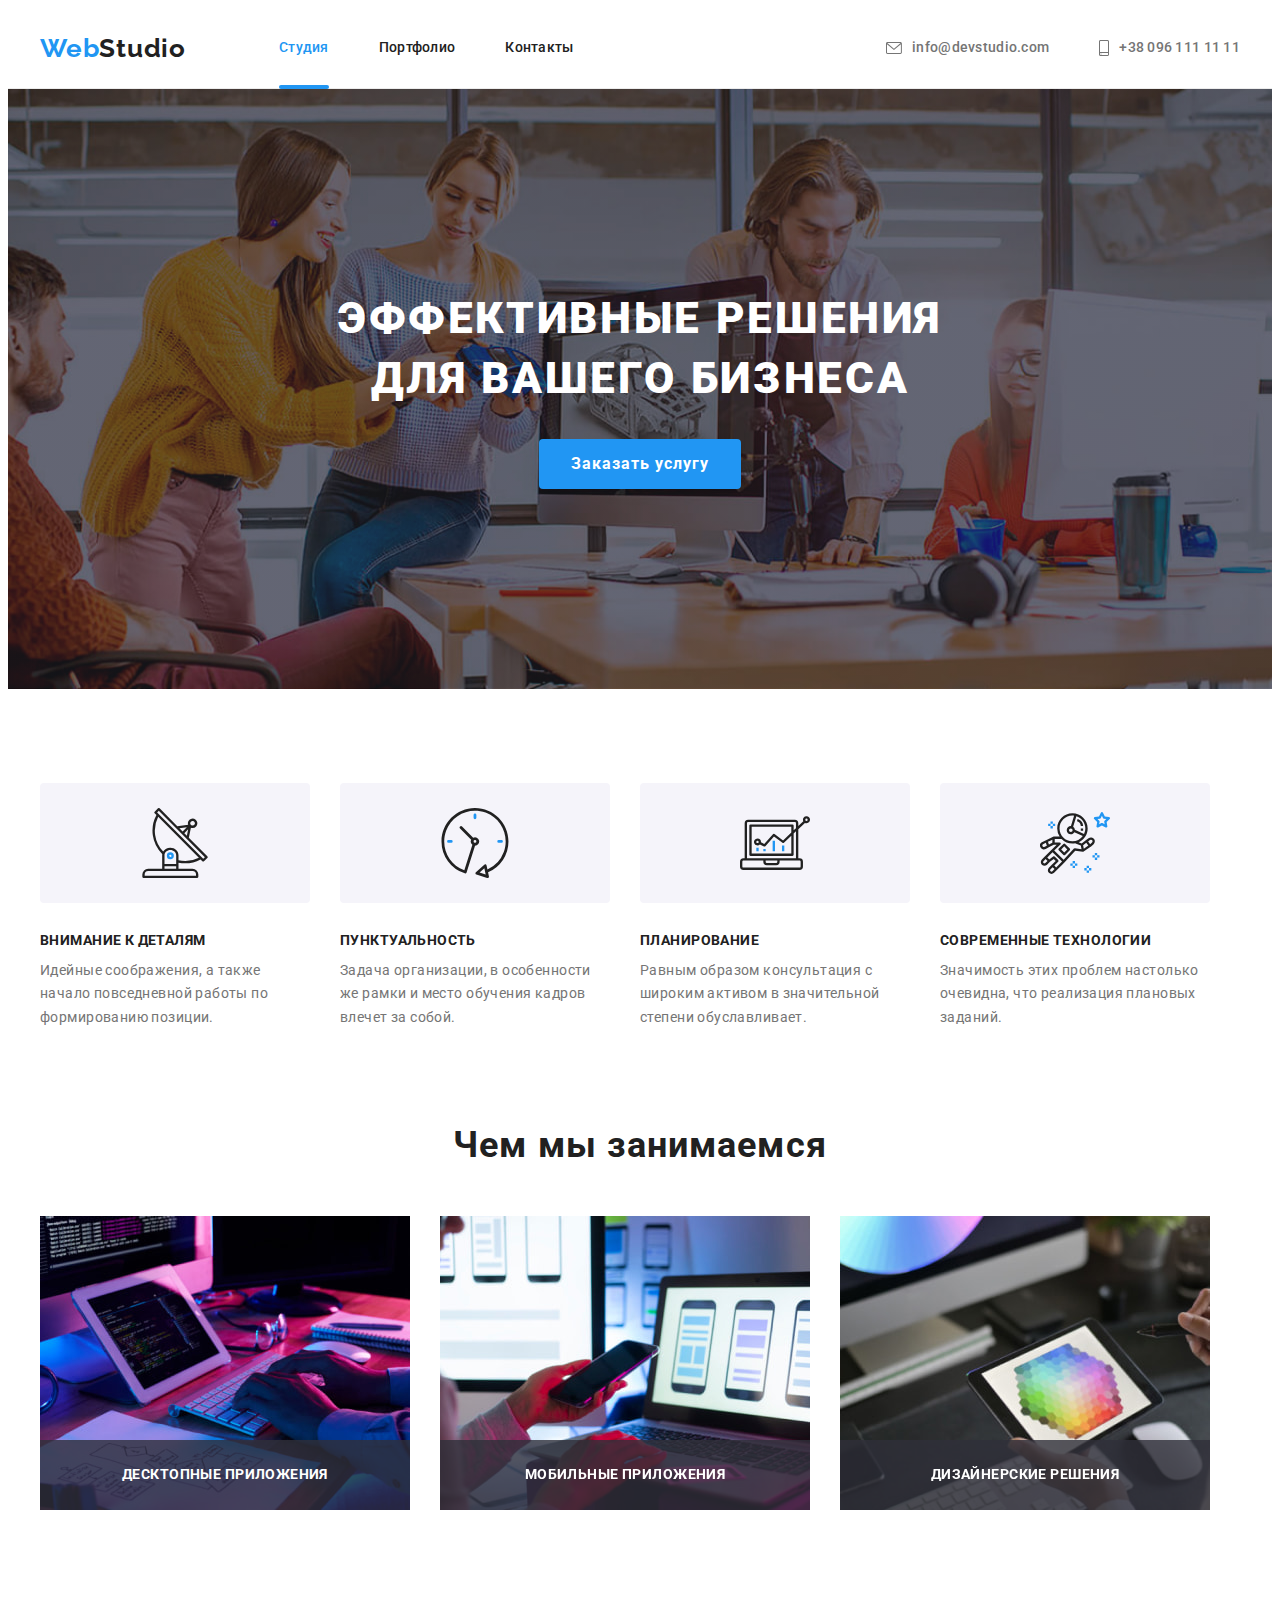
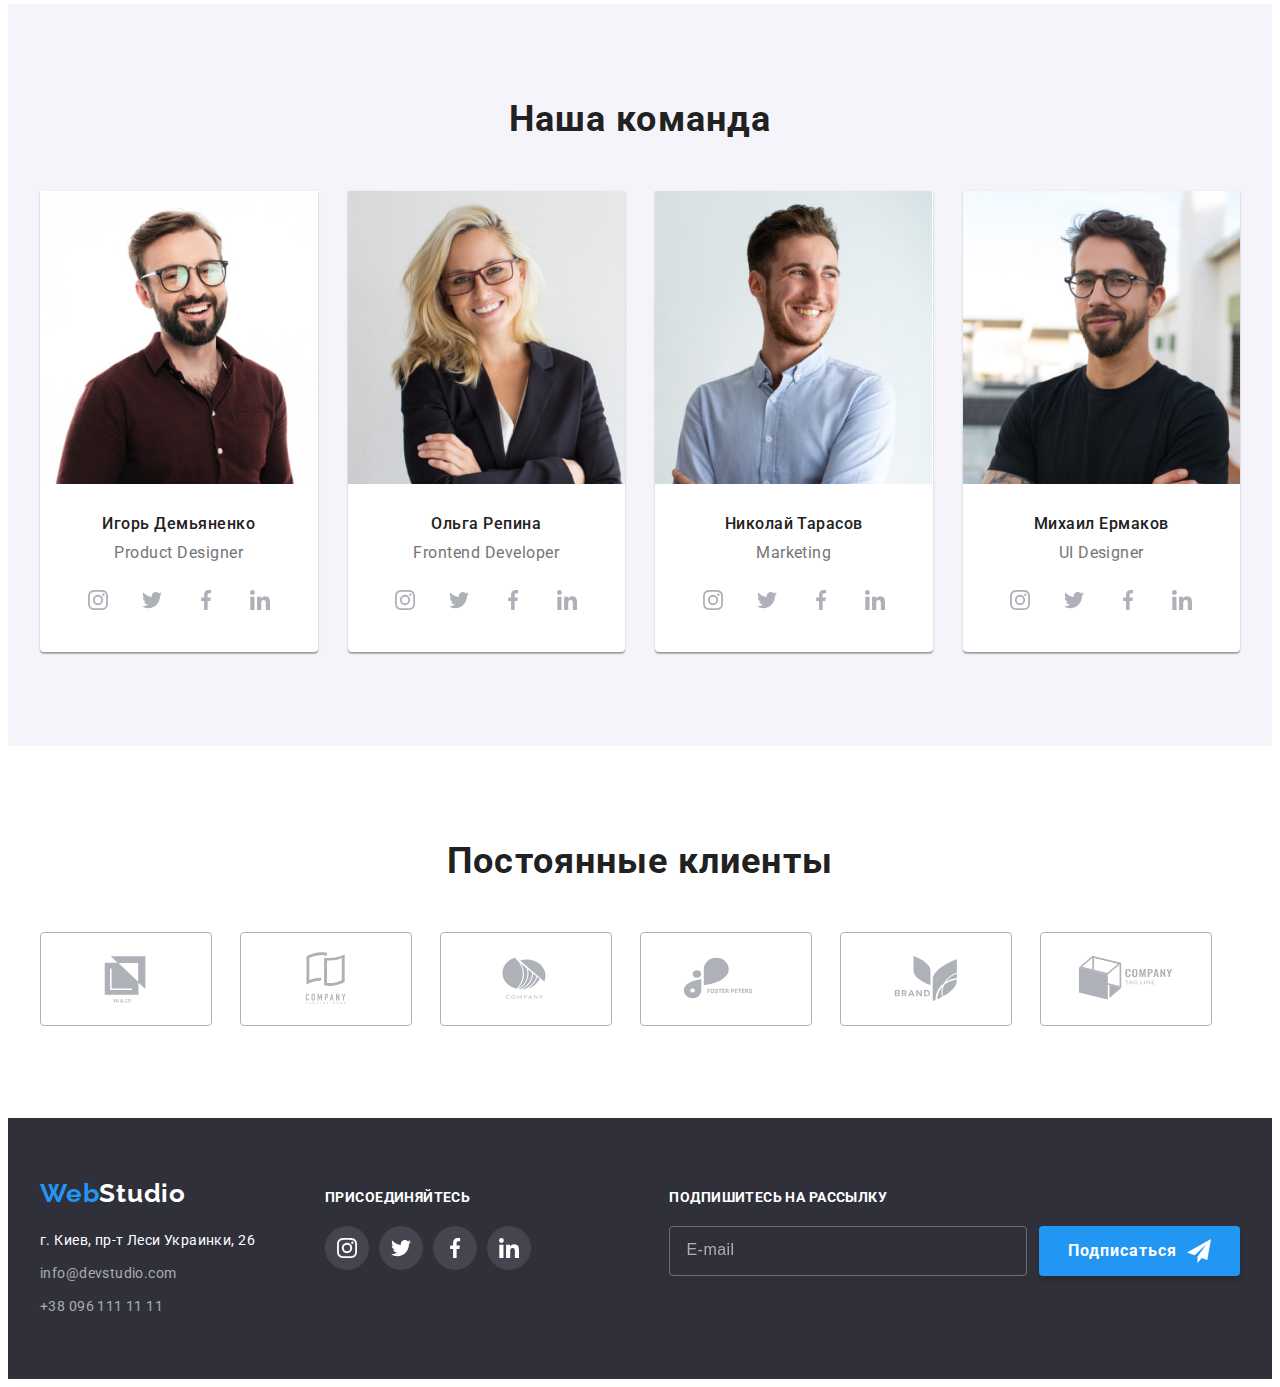
<file: index.html>
<!DOCTYPE html>
<html lang="ru">
  <head>
    <meta charset="UTF-8" />
    <meta http-equiv="X-UA-Compatible" content="IE=edge" />
    <meta name="viewport" content="width=device-width, initial-scale=1.0" />
    <title>WebStudio</title>
    <link rel="preconnect" href="https://fonts.googleapis.com" />
    <link rel="preconnect" href="https://fonts.gstatic.com" crossorigin />
    <link
      href="https://fonts.googleapis.com/css2?family=Raleway:wght@700&family=Roboto:wght@400;500;700;900&display=swap"
      rel="stylesheet"
    />
    <link
      rel="stylesheet"
      href="https://cdnjs.cloudflare.com/ajax/libs/modern-normalize/1.1.0/modern-normalize.min.css"
      integrity="sha512-wpPYUAdjBVSE4KJnH1VR1HeZfpl1ub8YT/NKx4PuQ5NmX2tKuGu6U/JRp5y+Y8XG2tV+wKQpNHVUX03MfMFn9Q=="
      crossorigin="anonymous"
      referrerpolicy="no-referrer"
    />
    <link rel="stylesheet" href="./css/main.min.css" />
  </head>
  <body id="body">
    <!-- Шапка -->
    <header class="header">
      <div class="header__container container">
        <nav class="header-nav">
          <!-- Лого -->
          <a class="logo logo__header" href="./index.html"
            >Web<span class="logo__dark">Studio</span></a
          >

          <!-- Иконки на мобильном -->
          <button
            onclick="myFunction()"
            class="burger-btn"
            type="button"
            aria-expanded="false"
            aria-controls="menu-container"
            data-menu-button
          >
            <svg
              class="burger-btn__icon"
              width="40 "
              height="40"
              aria-label="Переключатель мобильного меню"
            >
              <use class="icon-burger" href="./images/icons.svg#icon-burger"></use>
              <use class="icon-burger-close" href="./images/icons.svg#icon-burger-close"></use>
            </svg>
          </button>

          <!-- Главное меню -->
          <div class="main-menu-box">
            <ul class="main-menu">
              <li class="main-menu__item">
                <a class="main-menu__link main-menu__link--current" href="./index.html">Студия</a>
              </li>
              <li class="main-menu__item">
                <a class="main-menu__link" href="./portfolio.html">Портфолио</a>
              </li>
              <li class="main-menu__item"><a class="main-menu__link" href="#">Контакты</a></li>
            </ul>
          </div>
        </nav>
        <!-- Контакты в шапке -->
        <div class="main-menu-box">
          <ul class="contacts">
            <li class="contacts__item">
              <a class="contacts__link" href="mailto:info@devstudio.com">
                <svg class="contacts__icon" width="16" height="12">
                  <use href="./images/icons.svg#icon-envelope"></use></svg
                >info@devstudio.com</a
              >
            </li>
            <li class="contacts__item">
              <a class="contacts__link" href="tel:+380961111111">
                <svg class="contacts__icon" width="10" height="16">
                  <use href="./images/icons.svg#icon-smartphone"></use></svg
                >+38 096 111 11 11</a
              >
            </li>
          </ul>
        </div>
      </div>
      <!-- Мобильное меню -->
      <div class="mobile-menu" id="menu-container" data-menu>
        <div class="container mobile-container">
          <ul class="mobile-main-menu">
            <li class="mobile-main-menu__item">
              <a class="mobile-main-menu__link main-menu__link--current" href="./index.html"
                >Студия</a
              >
            </li>
            <li class="mobile-main-menu__item">
              <a class="mobile-main-menu__link" href="./portfolio.html">Портфолио</a>
            </li>
            <li class="mobile-main-menu__item">
              <a class="mobile-main-menu__link" href="#">Контакты</a>
            </li>
          </ul>

          <div class="mob-contacts-wrap">
            <!-- Mobile contacts -->
            <ul class="mobile-contacts">
              <li class="mobile-contacts__item">
                <a class="mobile-contacts__link" href="tel:+380961111111"> +38 096 111 11 11</a>
              </li>
              <li class="mobile-contacts__item">
                <a
                  class="mobile-contacts__link mobile-contacts__link--email-style"
                  href="mailto:info@devstudio.com"
                >
                  info@devstudio.com</a
                >
              </li>
            </ul>

            <!-- Mobile socials -->
            <ul class="mobile-socials-list">
              <li class="mobile-socials-item">
                <a class="mobile-socials-link" href="#">Instagram</a>
              </li>

              <li class="mobile-socials-item">
                <a class="mobile-socials-link" href="#">Twitter</a>
              </li>

              <li class="mobile-socials-item">
                <a class="mobile-socials-link" href="#">Facebook</a>
              </li>

              <li class="mobile-socials-item">
                <a class="mobile-socials-link" href="#">LinkedIn</a>
              </li>
            </ul>
          </div>
        </div>
      </div>
    </header>
    <!-- основная информация -->
    <main>
      <!-- герой -->
      <section class="hero">
        <div class="container">
          <h1 class="hero__title">
            Эффективные решения <br />
            для вашего бизнеса
          </h1>
          <button class="hero__button" type="button" data-modal-open>Заказать услугу</button>
        </div>
      </section>

      <!-- что мы предлагаем? -->
      <section class="section">
        <div class="container">
          <!-- скрытый заголовок -->
          <h2 class="visually-hidden">Особености</h2>
          <ul class="features">
            <li class="features__item">
              <div class="features__icon-box">
                <svg height="70" width="70">
                  <use href="./images/icons.svg#icon-antenna"></use>
                </svg>
              </div>
              <h3 class="features__title">Внимание к деталям</h3>
              <p class="features__text">
                Идейные соображения, а также начало повседневной работы по формированию позиции.
              </p>
            </li>

            <li class="features__item">
              <div class="features__icon-box">
                <svg height="70" width="70">
                  <use href="./images/icons.svg#icon-clock"></use>
                </svg>
              </div>
              <h3 class="features__title">Пунктуальность</h3>
              <p class="features__text">
                Задача организации, в особенности же рамки и место обучения кадров влечет за собой.
              </p>
            </li>

            <li class="features__item">
              <div class="features__icon-box">
                <svg height="70" width="70">
                  <use href="./images/icons.svg#icon-diagram"></use>
                </svg>
              </div>
              <h3 class="features__title">Планирование</h3>
              <p class="features__text">
                Равным образом консультация с широким активом в значительной степени обуславливает.
              </p>
            </li>

            <li class="features__item">
              <div class="features__icon-box">
                <svg height="70" width="70">
                  <use href="./images/icons.svg#icon-astronaut"></use>
                </svg>
              </div>
              <h3 class="features__title">Современные технологии</h3>
              <p class="features__text">
                Значимость этих проблем настолько очевидна, что реализация плановых заданий.
              </p>
            </li>
          </ul>
        </div>
      </section>

      <!-- изображение услуг -->
      <section class="section section--no-padding-top services__section">
        <div class="container">
          <h2 class="section__title">Чем мы занимаемся</h2>
          <!-- список услуг -->
          <ul class="services">
            <!-- картинка 1 -->
            <li class="services__item">
              <div class="services__box">
                <img
                  srcset="./images/box-1-370@1x.jpg 1x, ./images/box-1-740@2x.jpg 2x"
                  src="./images/box-1-370@1x.jpg"
                  alt="человек пишет код"
                />
                <div class="services__lable">
                  <h3 class="services__title">Десктопные приложения</h3>
                </div>
              </div>
            </li>
            <!-- картинка 2 -->
            <li class="services__item">
              <div class="services__box">
                <img
                  srcset="./images/box-2-370@1x.jpg 1x, ./images/box-2-740@2x.jpg 2x"
                  src="./images/box-2-370@1x.jpg"
                  alt="человек держит смартфон и смотрит дизайн на ноутбуке"
                />

                <div class="services__lable">
                  <h3 class="services__title">Мобильные приложения</h3>
                </div>
              </div>
            </li>
            <!-- картинка 3 -->
            <li class="services__item">
              <div class="services__box">
                <img
                  srcset="./images/box-3-370@1x.jpg 1x, ./images/box-3-740@2x.jpg 2x"
                  src="./images/box-3-370@1x.jpg"
                  alt="человек выбирает цвет на плашете"
                />

                <div class="services__lable">
                  <h3 class="services__title">Дизайнерские решения</h3>
                </div>
              </div>
            </li>
          </ul>
        </div>
      </section>

      <!-- наша команда -->
      <section class="section section--team-background-color">
        <div class="container">
          <h2 class="section__title">Наша команда</h2>
          <ul class="team">
            <!-- сотрудник 1 -->
            <li class="team__item">
              <img
                class="team__img"
                srcset="
                  ./images/employee-1-270w@1x.jpg 270w,
                  ./images/employee-1-354w@1x.jpg 354w,
                  ./images/employee-1-450w@1x.jpg 450w,
                  ./images/employee-1-540w@2x.jpg 540w,
                  ./images/employee-1-708w@2x.jpg 708w,
                  ./images/employee-1-900w@2x.jpg 900w
                "
                sizes="(min-width: 1200px) 25vw, (min-width: 768px) 50vw, 100vw"
                src="./images/employee-1-270w@1x.jpg"
                alt="сотрудник с должностью Product Designer"
              />
              <div class="team__content">
                <h3 class="team__title">Игорь Демьяненко</h3>
                <p class="team__text">Product Designer</p>
                <!-- соцсети -->
                <ul class="socials">
                  <li class="socials__item">
                    <a class="socials__link" href="">
                      <svg class="socials__icon" width="20" height="20">
                        <use href="./images/icons.svg#icon-instagram"></use>
                      </svg>
                    </a>
                  </li>

                  <li class="socials__item">
                    <a class="socials__link" href="">
                      <svg class="socials__icon" width="20" height="20">
                        <use href="./images/icons.svg#icon-twitter"></use>
                      </svg>
                    </a>
                  </li>

                  <li class="socials__item">
                    <a class="socials__link" href="">
                      <svg class="socials__icon" width="20" height="20">
                        <use href="./images/icons.svg#icon-facebook"></use>
                      </svg>
                    </a>
                  </li>

                  <li class="socials__item">
                    <a class="socials__link" href="">
                      <svg class="socials__icon" width="20" height="20">
                        <use href="./images/icons.svg#icon-linkedin"></use>
                      </svg>
                    </a>
                  </li>
                </ul>
              </div>
            </li>

            <!-- сотрудник 2 -->
            <li class="team__item">
              <img
                class="team__img"
                srcset="
                  ./images/employee-2-270w@1x.jpg 270w,
                  ./images/employee-2-354w@1x.jpg 354w,
                  ./images/employee-2-450w@1x.jpg 450w,
                  ./images/employee-2-540w@2x.jpg 540w,
                  ./images/employee-2-708w@2x.jpg 708w,
                  ./images/employee-2-900w@2x.jpg 900w
                "
                sizes="(min-width: 1200px) 25vw, (min-width: 768px) 50vw, 100vw"
                src="./images/employee-2-270w@1x.jpg"
                alt="сотрудник с должностью Frontend Developer"
              />
              <div class="team__content">
                <h3 class="team__title">Ольга Репина</h3>
                <p class="team__text">Frontend Developer</p>
                <!-- соцсети -->
                <ul class="socials">
                  <li class="socials__item">
                    <a class="socials__link" href="">
                      <svg class="socials__icon" width="20" height="20">
                        <use href="./images/icons.svg#icon-instagram"></use>
                      </svg>
                    </a>
                  </li>

                  <li class="socials__item">
                    <a class="socials__link" href="">
                      <svg class="socials__icon" width="20" height="20">
                        <use href="./images/icons.svg#icon-twitter"></use>
                      </svg>
                    </a>
                  </li>

                  <li class="socials__item">
                    <a class="socials__link" href="">
                      <svg class="socials__icon" width="20" height="20">
                        <use href="./images/icons.svg#icon-facebook"></use>
                      </svg>
                    </a>
                  </li>

                  <li class="socials__item">
                    <a class="socials__link" href="">
                      <svg class="socials__icon" width="20" height="20">
                        <use href="./images/icons.svg#icon-linkedin"></use>
                      </svg>
                    </a>
                  </li>
                </ul>
              </div>
            </li>

            <!-- сотрудник 3 -->
            <li class="team__item">
              <img
                class="team__img"
                srcset="
                  ./images/employee-3-270w@1x.jpg 270w,
                  ./images/employee-3-354w@1x.jpg 354w,
                  ./images/employee-3-450w@1x.jpg 450w,
                  ./images/employee-3-540w@2x.jpg 540w,
                  ./images/employee-3-708w@2x.jpg 708w,
                  ./images/employee-3-900w@2x.jpg 900w
                "
                sizes="(min-width: 1200px) 25vw, (min-width: 768px) 50vw, 100vw"
                src="./images/employee-3-270w@1x.jpg"
                alt="сотрудник с должностью Marketing"
              />
              <div class="team__content">
                <h3 class="team__title">Николай Тарасов</h3>
                <p class="team__text">Marketing</p>
                <!-- соцсети -->
                <ul class="socials">
                  <li class="socials__item">
                    <a class="socials__link" href="">
                      <svg class="socials__icon" width="20" height="20">
                        <use href="./images/icons.svg#icon-instagram"></use>
                      </svg>
                    </a>
                  </li>

                  <li class="socials__item">
                    <a class="socials__link" href="">
                      <svg class="socials__icon" width="20" height="20">
                        <use href="./images/icons.svg#icon-twitter"></use>
                      </svg>
                    </a>
                  </li>

                  <li class="socials__item">
                    <a class="socials__link" href="">
                      <svg class="socials__icon" width="20" height="20">
                        <use href="./images/icons.svg#icon-facebook"></use>
                      </svg>
                    </a>
                  </li>

                  <li class="socials__item">
                    <a class="socials__link" href="">
                      <svg class="socials__icon" width="20" height="20">
                        <use href="./images/icons.svg#icon-linkedin"></use>
                      </svg>
                    </a>
                  </li>
                </ul>
              </div>
            </li>

            <!-- сотрудник 4 -->
            <li class="team__item">
              <img
                class="team__img"
                srcset="
                  ./images/employee-4-270w@1x.jpg 270w,
                  ./images/employee-4-354w@1x.jpg 354w,
                  ./images/employee-4-450w@1x.jpg 450w,
                  ./images/employee-4-540w@2x.jpg 540w,
                  ./images/employee-4-708w@2x.jpg 708w,
                  ./images/employee-4-900w@2x.jpg 900w
                "
                sizes="(min-width: 1200px) 25vw, (min-width: 768px) 50vw, 100vw"
                src="./images/employee-4-270w@1x.jpg"
                alt="сотрудник с должностью UI Designer"
              />
              <div class="team__content">
                <h3 class="team__title">Михаил Ермаков</h3>
                <p class="team__text">UI Designer</p>
                <!-- соцсети -->
                <ul class="socials">
                  <li class="socials__item">
                    <a class="socials__link" href="">
                      <svg class="socials__icon" width="20" height="20">
                        <use href="./images/icons.svg#icon-instagram"></use>
                      </svg>
                    </a>
                  </li>

                  <li class="socials__item">
                    <a class="socials__link" href="">
                      <svg class="socials__icon" width="20" height="20">
                        <use href="./images/icons.svg#icon-twitter"></use>
                      </svg>
                    </a>
                  </li>

                  <li class="socials__item">
                    <a class="socials__link" href="">
                      <svg class="socials__icon" width="20" height="20">
                        <use href="./images/icons.svg#icon-facebook"></use>
                      </svg>
                    </a>
                  </li>

                  <li class="socials__item">
                    <a class="socials__link" href="">
                      <svg class="socials__icon" width="20" height="20">
                        <use href="./images/icons.svg#icon-linkedin"></use>
                      </svg>
                    </a>
                  </li>
                </ul>
              </div>
            </li>
          </ul>
        </div>
      </section>

      <!-- клиенты -->
      <section class="section">
        <div class="container">
          <h2 class="section__title">Постоянные клиенты</h2>
          <ul class="clients">
            <li class="clients__item">
              <a class="clients__link" href="">
                <svg width="106" height="60">
                  <use href="./images/icons.svg#icon-logo-1"></use>
                </svg>
              </a>
            </li>

            <li class="clients__item">
              <a class="clients__link" href="">
                <svg width="106" height="60">
                  <use href="./images/icons.svg#icon-logo-2"></use>
                </svg>
              </a>
            </li>

            <li class="clients__item">
              <a class="clients__link" href="">
                <svg width="106" height="60">
                  <use href="./images/icons.svg#icon-logo-3"></use>
                </svg>
              </a>
            </li>

            <li class="clients__item">
              <a class="clients__link" href="">
                <svg width="106" height="60">
                  <use href="./images/icons.svg#icon-logo-4"></use>
                </svg>
              </a>
            </li>

            <li class="clients__item">
              <a class="clients__link" href="">
                <svg width="106" height="60">
                  <use href="./images/icons.svg#icon-logo-5"></use>
                </svg>
              </a>
            </li>

            <li class="clients__item">
              <a class="clients__link" href="">
                <svg width="106" height="60">
                  <use href="./images/icons.svg#icon-logo-6"></use>
                </svg>
              </a>
            </li>
          </ul>
        </div>
      </section>
    </main>

    <!-- подвал -->
    <footer class="footer">
      <div class="container container--footer">
        <div class="footer-wrapper">
          <div class="address-box">
            <!-- лого -->
            <a class="logo logo__footer" href="./index.html"
              >Web<span class="logo__light">Studio</span></a
            >
            <address class="address">
              <ul>
                <li class="address__item">
                  <a
                    class="address__link address__link--color-white"
                    href="https://goo.gl/maps/K7o9gSTaup2MySCS8"
                    target="_blank"
                    rel="noopener noreferrer"
                    >г. Киев, пр-т Леси Украинки, 26</a
                  >
                </li>
                <li class="address__item">
                  <a
                    class="address__link address__link--color-white-transparent"
                    href="mailto:info@devstudio.com"
                    >info@devstudio.com</a
                  >
                </li>
                <li class="address__item">
                  <a
                    class="address__link address__link--color-white-transparent"
                    href="tel:+380961111111"
                    >+38 096 111 11 11</a
                  >
                </li>
              </ul>
            </address>
          </div>

          <div class="join-box">
            <h3 class="join-box__title">Присоединяйтесь</h3>
            <!-- соцсети -->
            <ul class="socials">
              <li class="socials__item">
                <a class="socials__link socials__link--color-footer" href="">
                  <svg class="socials__icon" width="20" height="20">
                    <use href="./images/icons.svg#icon-instagram"></use>
                  </svg>
                </a>
              </li>

              <li class="socials__item">
                <a class="socials__link socials__link--color-footer" href="">
                  <svg class="socials__icon" width="20" height="20">
                    <use href="./images/icons.svg#icon-twitter"></use>
                  </svg>
                </a>
              </li>

              <li class="socials__item">
                <a class="socials__link socials__link--color-footer" href="">
                  <svg class="socials__icon" width="20" height="20">
                    <use href="./images/icons.svg#icon-facebook"></use>
                  </svg>
                </a>
              </li>

              <li class="socials__item">
                <a class="socials__link socials__link--color-footer" href="">
                  <svg class="socials__icon" width="20" height="20">
                    <use href="./images/icons.svg#icon-linkedin"></use>
                  </svg>
                </a>
              </li>
            </ul>
          </div>
        </div>

        <!-- подписка -->
        <form class="subscribe">
          <h3 class="subscribe__title">Подпишитесь на рассылку</h3>
          <div class="subscribe__box">
            <input class="subscribe__input" type="email" name="email" placeholder="E-mail" />
            <button class="subscribe__button" type="submit">
              Подписаться
              <svg class="subscribe__icon" width="24" height="24">
                <use href="./images/icons.svg#icon-send"></use>
              </svg>
            </button>
          </div>
        </form>
      </div>
    </footer>

    <!-- start модальное окно  -->
    <div class="backdrop is-hidden" data-modal>
      <div class="modal">
        <button class="modal__close-button" type="button" data-modal-close>
          <svg class="modal__close-icon" width="18" height="18">
            <use href="./images/icons.svg#icon-close"></use>
          </svg>
        </button>
        <form class="modal-form">
          <h2 class="modal-form__header">Оставьте свои данные, мы вам перезвоним</h2>

          <label class="modal-form__box">
            <span class="modal-form__label">Имя</span>
            <span class="modal-form__thumb">
              <input class="modal-form__input" type="text" name="name" />
              <svg class="modal-form__input-icon" width="18" height="18">
                <use href="./images/icons.svg#icon-person"></use>
              </svg>
            </span>
          </label>

          <label class="modal-form__box">
            <span class="modal-form__label">Телефон</span>
            <span class="modal-form__thumb">
              <input class="modal-form__input" type="tel" name="phone" />
              <svg class="modal-form__input-icon" width="18" height="18">
                <use href="./images/icons.svg#icon-phone"></use>
              </svg>
            </span>
          </label>
          <label class="modal-form__box">
            <span class="modal-form__label">Почта</span>
            <span class="modal-form__thumb">
              <input class="modal-form__input" type="email" name="email" />
              <svg class="modal-form__input-icon" width="18" height="18">
                <use href="./images/icons.svg#icon-email"></use>
              </svg>
            </span>
          </label>

          <label class="modal-form__box modal-form__box--comment">
            <span class="modal-form__label">Комментарий</span>
            <textarea
              class="modal-form__textarea"
              placeholder="Введите текст"
              name="comment"
            ></textarea>
          </label>

          <label class="modal-form__checkbox-label">
            <input class="checkbox visually-hidden" type="checkbox" name="checkbox" />
            <span class="checkbox__icon"></span>
            <span>Соглашаюсь с рассылкой и принимаю <a href="#">Условия договора</a></span>
          </label>

          <div class="modal-form__submit-button-box">
            <button class="modal-form__submit-button" type="submit">Отправить</button>
          </div>
        </form>
      </div>
    </div>
    <!-- end модальное окно  -->

    <!-- start script -->
    <script src="./js/mobile-menu.js"></script>
    <script src="./js/modal.js"></script>
    <script src="./js/toggle.js"></script>
    <!-- end script -->
  </body>
</html>
</file>
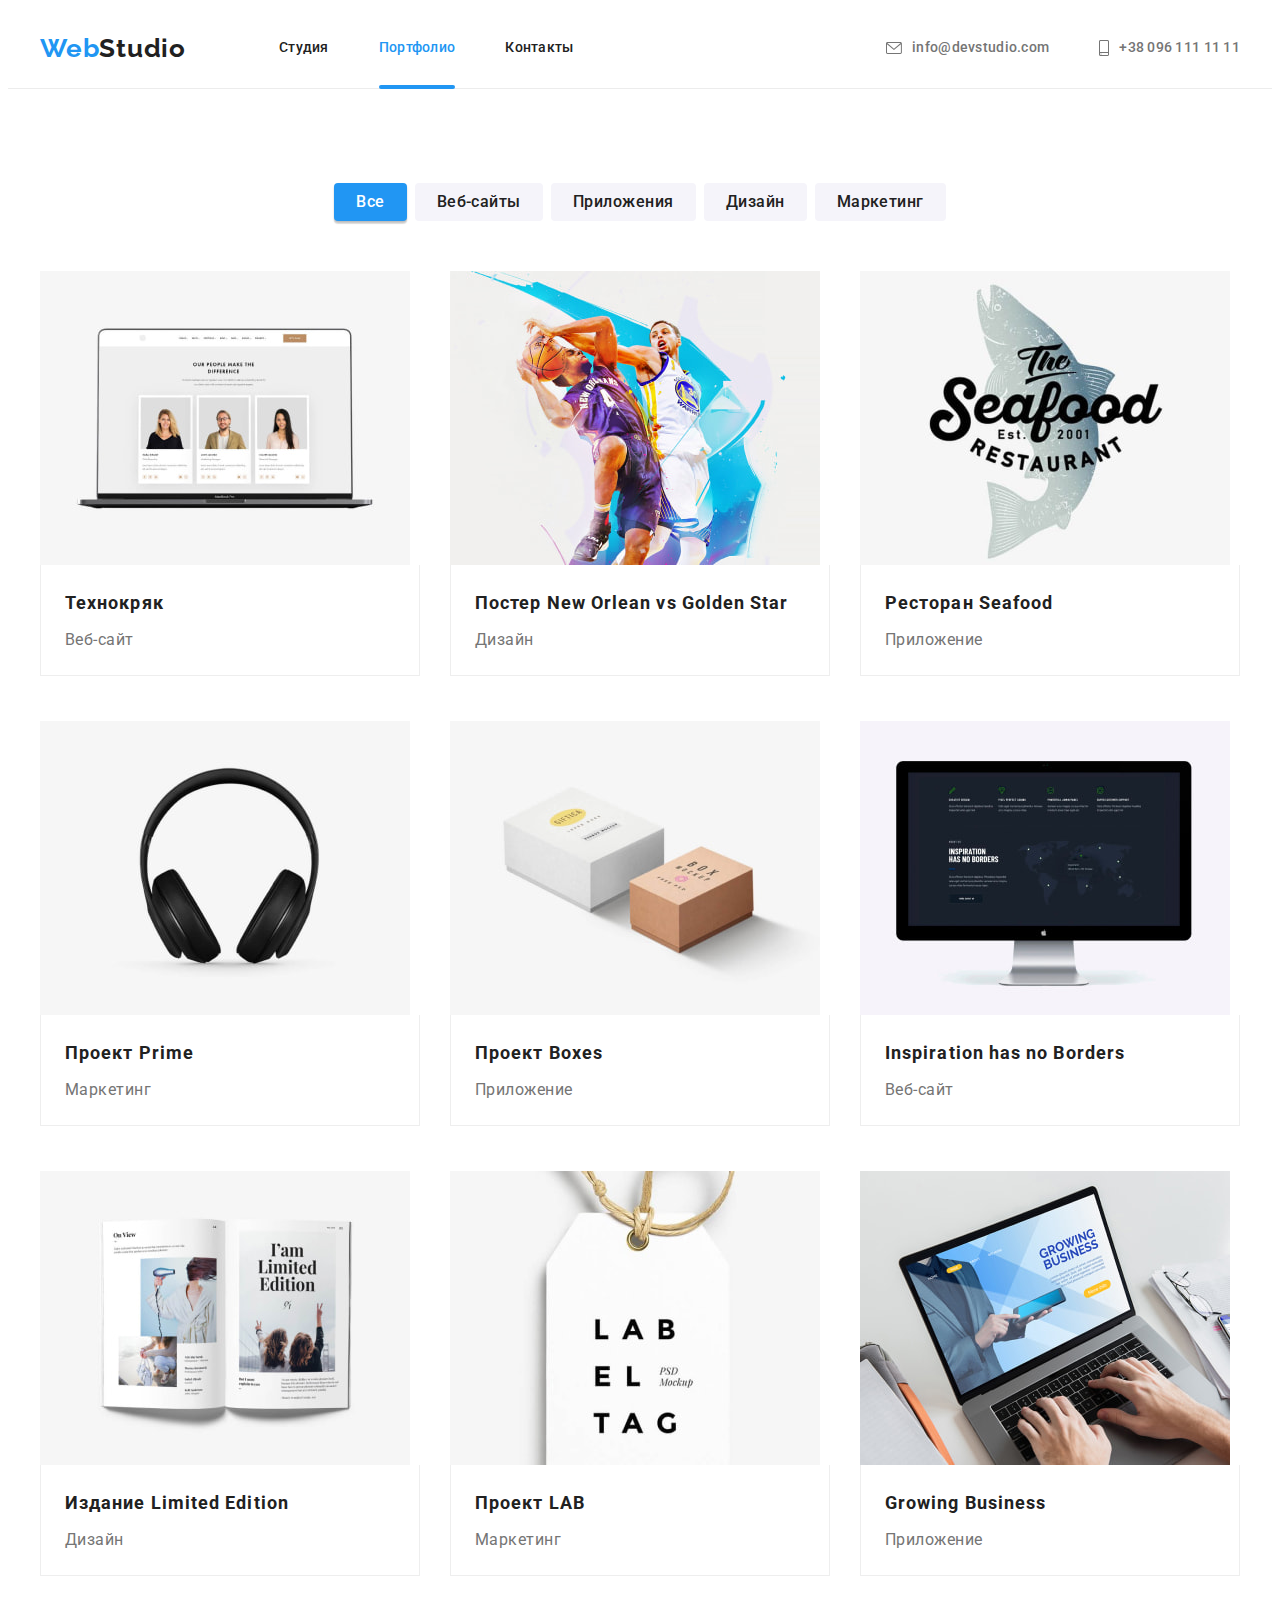
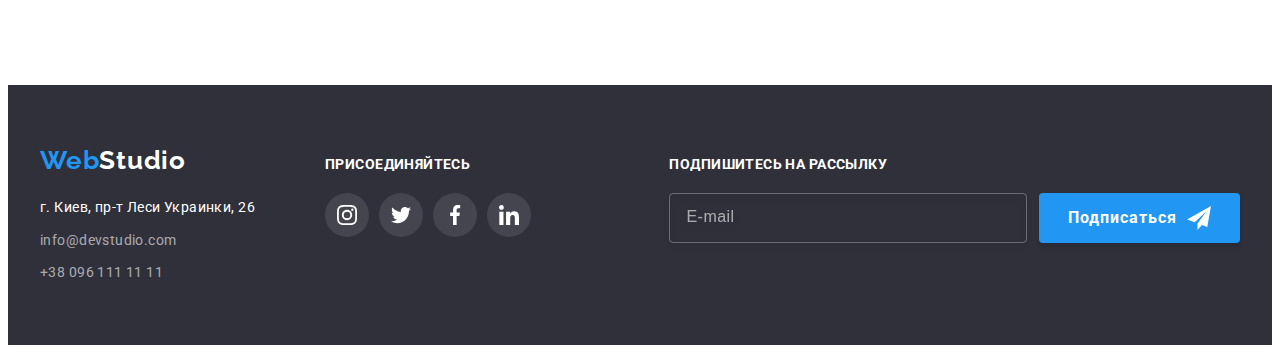
<file: portfolio.html>
<!DOCTYPE html>
<html lang="ru">
  <head>
    <meta charset="UTF-8" />
    <meta http-equiv="X-UA-Compatible" content="IE=edge" />
    <meta name="viewport" content="width=device-width, initial-scale=1.0" />
    <title>WebStudio</title>
    <link rel="preconnect" href="https://fonts.googleapis.com" />
    <link rel="preconnect" href="https://fonts.gstatic.com" crossorigin />
    <link
      href="https://fonts.googleapis.com/css2?family=Raleway:wght@700&family=Roboto:wght@400;500;700;900&display=swap"
      rel="stylesheet"
    />
    <link
      rel="stylesheet"
      href="https://cdnjs.cloudflare.com/ajax/libs/modern-normalize/1.1.0/modern-normalize.min.css"
      integrity="sha512-wpPYUAdjBVSE4KJnH1VR1HeZfpl1ub8YT/NKx4PuQ5NmX2tKuGu6U/JRp5y+Y8XG2tV+wKQpNHVUX03MfMFn9Q=="
      crossorigin="anonymous"
      referrerpolicy="no-referrer"
    />
    <link rel="stylesheet" href="./css/main.min.css" />
  </head>
  <body id="body">
    <!-- Шапка -->
    <header class="header">
      <div class="header__container container">
        <nav class="header-nav">
          <!-- Лого -->
          <a class="logo logo__header" href="./index.html"
            >Web<span class="logo__dark">Studio</span></a
          >

          <!-- Иконки на мобильном -->
          <button
            onclick="myFunction()"
            class="burger-btn"
            type="button"
            aria-expanded="false"
            aria-controls="menu-container"
            data-menu-button
          >
            <svg
              class="burger-btn__icon"
              width="40 "
              height="40"
              aria-label="Переключатель мобильного меню"
            >
              <use class="icon-burger" href="./images/icons.svg#icon-burger"></use>
              <use class="icon-burger-close" href="./images/icons.svg#icon-burger-close"></use>
            </svg>
          </button>

          <!-- Главное меню -->
          <div class="main-menu-box">
            <ul class="main-menu">
              <li class="main-menu__item">
                <a class="main-menu__link" href="./index.html">Студия</a>
              </li>
              <li class="main-menu__item">
                <a class="main-menu__link main-menu__link--current" href="./portfolio.html"
                  >Портфолио</a
                >
              </li>
              <li class="main-menu__item"><a class="main-menu__link" href="#">Контакты</a></li>
            </ul>
          </div>
        </nav>
        <!-- Контакты в шапке -->
        <div class="main-menu-box">
          <ul class="contacts">
            <li class="contacts__item">
              <a class="contacts__link" href="mailto:info@devstudio.com">
                <svg class="contacts__icon" width="16" height="12">
                  <use href="./images/icons.svg#icon-envelope"></use></svg
                >info@devstudio.com</a
              >
            </li>
            <li class="contacts__item">
              <a class="contacts__link" href="tel:+380961111111">
                <svg class="contacts__icon" width="10" height="16">
                  <use href="./images/icons.svg#icon-smartphone"></use></svg
                >+38 096 111 11 11</a
              >
            </li>
          </ul>
        </div>
      </div>
      <!-- Мобильное меню -->
      <div class="mobile-menu" id="menu-container" data-menu>
        <div class="container mobile-container">
          <ul class="mobile-main-menu">
            <li class="mobile-main-menu__item">
              <a class="mobile-main-menu__link " href="./index.html"
                >Студия</a
              >
            </li>
            <li class="mobile-main-menu__item">
              <a class="mobile-main-menu__link main-menu__link--current" href="./portfolio.html">Портфолио</a>
            </li>
            <li class="mobile-main-menu__item">
              <a class="mobile-main-menu__link" href="#">Контакты</a>
            </li>
          </ul>
            <div class="mob-contacts-wrap">
            <!-- Mobile contacts -->
            <ul class="mobile-contacts">
              <li class="mobile-contacts__item">
                <a class="mobile-contacts__link" href="tel:+380961111111"> +38 096 111 11 11</a>
              </li>
              <li class="mobile-contacts__item">
                <a
                  class="mobile-contacts__link mobile-contacts__link--email-style"
                  href="mailto:info@devstudio.com"
                >
                  info@devstudio.com</a
                >
              </li>
            </ul>

            <!-- Mobile socials -->
            <ul class="mobile-socials-list">
              <li class="mobile-socials-item">
                <a class="mobile-socials-link" href="#">Instagram</a>
              </li>

              <li class="mobile-socials-item">
                <a class="mobile-socials-link" href="#">Twitter</a>
              </li>

              <li class="mobile-socials-item">
                <a class="mobile-socials-link" href="#">Facebook</a>
              </li>

              <li class="mobile-socials-item">
                <a class="mobile-socials-link" href="#">LinkedIn</a>
              </li>
            </ul>
          </div>
          </div>
        </div>
      </div>
    </header>
    <main>
      <section class="section">
        <div class="container">
          <!-- скрытый заголовок -->
          <h1 class="visually-hidden">Портфолио</h1>
          <!-- фильтр -->
          <ul class="filter">
            <li class="filter__item">
              <button class="filter__button current-btn" type="button">Все</button>
            </li>
            <li class="filter__item">
              <button class="filter__button" type="button">Веб-сайты</button>
            </li>
            <li class="filter__item">
              <button class="filter__button" type="button">Приложения</button>
            </li>
            <li class="filter__item">
              <button class="filter__button" type="button">Дизайн</button>
            </li>
            <li class="filter__item">
              <button class="filter__button" type="button">Маркетинг</button>
            </li>
          </ul>

          <!-- портфолио -->
          <ul class="work">
            <!-- работа №1 -->
            <li class="work__item">
              <a class="work__link" href="">
                <div class="work__thumb">
                  <img
                    srcset="
                      ./images/portfolio/work-1-354@1x.jpg 354w,
                      ./images/portfolio/work-1-370@1x.jpg 370w,
                      ./images/portfolio/work-1-450@1x.jpg 450w,
                      ./images/portfolio/work-1-708@2x.jpg 708w,
                      ./images/portfolio/work-1-740@2x.jpg 740w,
                      ./images/portfolio/work-1-900@2x.jpg 900w
                    "
                    sizes="(min-width: 1200px) 370px, (min-width: 768px) 354px, 100vw"
                    src="./images/portfolio/work-1-370@1x.jpg"
                    alt="ноутбук с открытым вебсайтом"
                  />
                  <div class="work__discription">
                    <p class="work__discription-text">
                      Технокряк это современная площадка распространения коронавируса. Компании
                      используют эту платформу для цифрового шпионажа и атак на защищённые сервера
                      конкурентов.
                    </p>
                  </div>
                </div>
                <div class="work__content">
                  <h2 class="work__title">Технокряк</h2>
                  <p class="work__text">Веб-сайт</p>
                </div>
              </a>
            </li>

            <!-- работа №2 -->
            <li class="work__item">
              <a class="work__link" href="">
                <div class="work__thumb">
                  <img
                    srcset="
                      ./images/portfolio/work-2-354@1x.jpg 354w,
                      ./images/portfolio/work-2-370@1x.jpg 370w,
                      ./images/portfolio/work-2-450@1x.jpg 450w,
                      ./images/portfolio/work-2-708@2x.jpg 708w,
                      ./images/portfolio/work-2-740@2x.jpg 740w,
                      ./images/portfolio/work-2-900@2x.jpg 900w
                    "
                    sizes="(min-width: 1200px) 370px, (min-width: 768px) 354px, 100vw"
                    src="./images/portfolio/work-2-370@1x.jpg"
                    alt="два баскетболиста с мячем"
                  />
                  <div class="work__discription">
                    <p class="work__discription-text">
                      Технокряк это современная площадка распространения коронавируса. Компании
                      используют эту платформу для цифрового шпионажа и атак на защищённые сервера
                      конкурентов.
                    </p>
                  </div>
                </div>
                <div class="work__content">
                  <h2 class="work__title">Постер New Orlean vs Golden Star</h2>
                  <p class="work__text">Дизайн</p>
                </div>
              </a>
            </li>

            <!-- работа №3 -->
            <li class="work__item">
              <a class="work__link" href="">
                <div class="work__thumb">
                  <img
                    srcset="
                      ./images/portfolio/work-3-354@1x.jpg 354w,
                      ./images/portfolio/work-3-370@1x.jpg 370w,
                      ./images/portfolio/work-3-450@1x.jpg 450w,
                      ./images/portfolio/work-3-708@2x.jpg 708w,
                      ./images/portfolio/work-3-740@2x.jpg 740w,
                      ./images/portfolio/work-3-900@2x.jpg 900w
                    "
                    sizes="(min-width: 1200px) 370px, (min-width: 768px) 354px, 100vw"
                    src="./images/portfolio/work-3-370@1x.jpg"
                    alt="логотип ресторана, рыба и название"
                  />
                  <div class="work__discription">
                    <p class="work__discription-text">
                      Технокряк это современная площадка распространения коронавируса. Компании
                      используют эту платформу для цифрового шпионажа и атак на защищённые сервера
                      конкурентов.
                    </p>
                  </div>
                </div>
                <div class="work__content">
                  <h2 class="work__title">Ресторан Seafood</h2>
                  <p class="work__text">Приложение</p>
                </div>
              </a>
            </li>

            <!-- работа №4 -->
            <li class="work__item">
              <a class="work__link" href="">
                <div class="work__thumb">
                  <img
                    srcset="
                      ./images/portfolio/work-4-354@1x.jpg 354w,
                      ./images/portfolio/work-4-370@1x.jpg 370w,
                      ./images/portfolio/work-4-450@1x.jpg 450w,
                      ./images/portfolio/work-4-708@2x.jpg 708w,
                      ./images/portfolio/work-4-740@2x.jpg 740w,
                      ./images/portfolio/work-4-900@2x.jpg 900w
                    "
                    sizes="(min-width: 1200px) 370px, (min-width: 768px) 354px, 100vw"
                    src="./images/portfolio/work-4-370@1x.jpg"
                    alt="наушники"
                  />
                  <div class="work__discription">
                    <p class="work__discription-text">
                      Технокряк это современная площадка распространения коронавируса. Компании
                      используют эту платформу для цифрового шпионажа и атак на защищённые сервера
                      конкурентов.
                    </p>
                  </div>
                </div>
                <div class="work__content">
                  <h2 class="work__title">Проект Prime</h2>
                  <p class="work__text">Маркетинг</p>
                </div>
              </a>
            </li>

            <!-- работа №5 -->
            <li class="work__item">
              <a class="work__link" href="">
                <div class="work__thumb">
                  <img
                    srcset="
                      ./images/portfolio/work-5-354@1x.jpg 354w,
                      ./images/portfolio/work-5-370@1x.jpg 370w,
                      ./images/portfolio/work-5-450@1x.jpg 450w,
                      ./images/portfolio/work-5-708@2x.jpg 708w,
                      ./images/portfolio/work-5-740@2x.jpg 740w,
                      ./images/portfolio/work-5-900@2x.jpg 900w
                    "
                    sizes="(min-width: 1200px) 370px, (min-width: 768px) 354px, 100vw"
                    src="./images/portfolio/work-5-370@1x.jpg"
                    alt="две коробки"
                  />
                  <div class="work__discription">
                    <p class="work__discription-text">
                      Технокряк это современная площадка распространения коронавируса. Компании
                      используют эту платформу для цифрового шпионажа и атак на защищённые сервера
                      конкурентов.
                    </p>
                  </div>
                </div>
                <div class="work__content">
                  <h2 class="work__title">Проект Boxes</h2>
                  <p class="work__text">Приложение</p>
                </div>
              </a>
            </li>

            <!-- работа №6 -->
            <li class="work__item">
              <a class="work__link" href="">
                <div class="work__thumb">
                  <img
                    srcset="
                      ./images/portfolio/work-6-354@1x.jpg 354w,
                      ./images/portfolio/work-6-370@1x.jpg 370w,
                      ./images/portfolio/work-6-450@1x.jpg 450w,
                      ./images/portfolio/work-6-708@2x.jpg 708w,
                      ./images/portfolio/work-6-740@2x.jpg 740w,
                      ./images/portfolio/work-6-900@2x.jpg 900w
                    "
                    sizes="(min-width: 1200px) 370px, (min-width: 768px) 354px, 100vw"
                    src="./images/portfolio/work-6-370@1x.jpg"
                    alt="iMac с открытым сайтом"
                  />
                  <div class="work__discription">
                    <p class="work__discription-text">
                      Технокряк это современная площадка распространения коронавируса. Компании
                      используют эту платформу для цифрового шпионажа и атак на защищённые сервера
                      конкурентов.
                    </p>
                  </div>
                </div>
                <div class="work__content">
                  <h2 class="work__title">Inspiration has no Borders</h2>
                  <p class="work__text">Веб-сайт</p>
                </div>
              </a>
            </li>

            <!-- работа №7 -->
            <li class="work__item">
              <a class="work__link" href="">
                <div class="work__thumb">
                  <img
                    srcset="
                      ./images/portfolio/work-7-354@1x.jpg 354w,
                      ./images/portfolio/work-7-370@1x.jpg 370w,
                      ./images/portfolio/work-7-450@1x.jpg 450w,
                      ./images/portfolio/work-7-708@2x.jpg 708w,
                      ./images/portfolio/work-7-740@2x.jpg 740w,
                      ./images/portfolio/work-7-900@2x.jpg 900w
                    "
                    sizes="(min-width: 1200px) 370px, (min-width: 768px) 354px, 100vw"
                    src="./images/portfolio/work-7-370@1x.jpg"
                    alt="открытая книга"
                  />
                  <div class="work__discription">
                    <p class="work__discription-text">
                      Технокряк это современная площадка распространения коронавируса. Компании
                      используют эту платформу для цифрового шпионажа и атак на защищённые сервера
                      конкурентов.
                    </p>
                  </div>
                </div>
                <div class="work__content">
                  <h2 class="work__title">Издание Limited Edition</h2>
                  <p class="work__text">Дизайн</p>
                </div>
              </a>
            </li>

            <!-- работа №8 -->
            <li class="work__item">
              <a class="work__link" href="">
                <div class="work__thumb">
                  <img
                    srcset="
                      ./images/portfolio/work-8-354@1x.jpg 354w,
                      ./images/portfolio/work-8-370@1x.jpg 370w,
                      ./images/portfolio/work-8-450@1x.jpg 450w,
                      ./images/portfolio/work-8-708@2x.jpg 708w,
                      ./images/portfolio/work-8-740@2x.jpg 740w,
                      ./images/portfolio/work-8-900@2x.jpg 900w
                    "
                    sizes="(min-width: 1200px) 370px, (min-width: 768px) 354px, 100vw"
                    src="./images/portfolio/work-8-370@1x.jpg"
                    alt="бирка с надписью"
                  />
                  <div class="work__discription">
                    <p class="work__discription-text">
                      Технокряк это современная площадка распространения коронавируса. Компании
                      используют эту платформу для цифрового шпионажа и атак на защищённые сервера
                      конкурентов.
                    </p>
                  </div>
                </div>
                <div class="work__content">
                  <h2 class="work__title">Проект LAB</h2>
                  <p class="work__text">Маркетинг</p>
                </div>
              </a>
            </li>

            <!-- работа №9 -->
            <li class="work__item">
              <a class="work__link" href="">
                <div class="work__thumb">
                  <img
                    srcset="
                      ./images/portfolio/work-9-354@1x.jpg 354w,
                      ./images/portfolio/work-9-370@1x.jpg 370w,
                      ./images/portfolio/work-9-450@1x.jpg 450w,
                      ./images/portfolio/work-9-708@2x.jpg 708w,
                      ./images/portfolio/work-9-740@2x.jpg 740w,
                      ./images/portfolio/work-9-900@2x.jpg 900w
                    "
                    sizes="(min-width: 1200px) 370px, (min-width: 768px) 354px, 100vw"
                    src="./images/portfolio/work-9-370@1x.jpg"
                    alt="человек печатает текст на ноутбуке"
                  />
                  <div class="work__discription">
                    <p class="work__discription-text">
                      Технокряк это современная площадка распространения коронавируса. Компании
                      используют эту платформу для цифрового шпионажа и атак на защищённые сервера
                      конкурентов.
                    </p>
                  </div>
                </div>
                <div class="work__content">
                  <h2 class="work__title">Growing Business</h2>
                  <p class="work__text">Приложение</p>
                </div>
              </a>
            </li>
          </ul>
        </div>
      </section>
    </main>
    <!-- подвал -->
    <footer class="footer">
      <div class="container container--footer">
        <div class="footer-wrapper">
          <div class="address-box">
            <!-- лого -->
            <a class="logo logo__footer" href="./index.html"
              >Web<span class="logo__light">Studio</span></a
            >
            <address class="address">
              <ul>
                <li class="address__item">
                  <a
                    class="address__link address__link--color-white"
                    href="https://goo.gl/maps/K7o9gSTaup2MySCS8"
                    target="_blank"
                    rel="noopener noreferrer"
                    >г. Киев, пр-т Леси Украинки, 26</a
                  >
                </li>
                <li class="address__item">
                  <a
                    class="address__link address__link--color-white-transparent"
                    href="mailto:info@devstudio.com"
                    >info@devstudio.com</a
                  >
                </li>
                <li class="address__item">
                  <a
                    class="address__link address__link--color-white-transparent"
                    href="tel:+380961111111"
                    >+38 096 111 11 11</a
                  >
                </li>
              </ul>
            </address>
          </div>

          <div class="join-box">
            <h3 class="join-box__title">Присоединяйтесь</h3>
            <!-- соцсети -->
            <ul class="socials">
              <li class="socials__item">
                <a class="socials__link socials__link--color-footer" href="">
                  <svg class="socials__icon" width="20" height="20">
                    <use href="./images/icons.svg#icon-instagram"></use>
                  </svg>
                </a>
              </li>

              <li class="socials__item">
                <a class="socials__link socials__link--color-footer" href="">
                  <svg class="socials__icon" width="20" height="20">
                    <use href="./images/icons.svg#icon-twitter"></use>
                  </svg>
                </a>
              </li>

              <li class="socials__item">
                <a class="socials__link socials__link--color-footer" href="">
                  <svg class="socials__icon" width="20" height="20">
                    <use href="./images/icons.svg#icon-facebook"></use>
                  </svg>
                </a>
              </li>

              <li class="socials__item">
                <a class="socials__link socials__link--color-footer" href="">
                  <svg class="socials__icon" width="20" height="20">
                    <use href="./images/icons.svg#icon-linkedin"></use>
                  </svg>
                </a>
              </li>
            </ul>
          </div>
        </div>

        <!-- подписка -->
        <form class="subscribe">
          <h3 class="subscribe__title">Подпишитесь на рассылку</h3>
          <div class="subscribe__box">
            <input class="subscribe__input" type="email" name="email" placeholder="E-mail" />
            <button class="subscribe__button" type="submit">
              Подписаться
              <svg class="subscribe__icon" width="24" height="24">
                <use href="./images/icons.svg#icon-send"></use>
              </svg>
            </button>
          </div>
        </form>
      </div>
    </footer>

    <!-- start script -->
    <script src="./js/mobile-menu.js"></script>
    <script src="./js/toggle.js"></script>
    <!-- end script -->
  </body>
</html>
</file>
<file: css/main.min.css>
body{font-family:'Roboto', sans-serif;color:#757575}h1,h2,h3,h4,h5,h6,p{margin:0;padding:0}ul{list-style:none;margin:0;padding:0}img{display:block;max-width:100%;height:auto}body.modal-open,body.menu-open{overflow:hidden}.section{padding-top:60px;padding-bottom:60px}@media screen and (min-width: 1200px){.section{padding-top:94px;padding-bottom:94px}}.section__title{margin-top:0;margin-bottom:30px;font-size:28px;line-height:1.17;text-align:center;letter-spacing:0.03em;color:#212121}@media screen and (min-width: 1200px){.section__title{margin-bottom:50px;font-size:36px}}.visually-hidden{position:absolute;clip:rect(0 0 0 0);width:1px;height:1px;margin:-1px}.no-scroll{overflow:hidden}.join-box__title,.subscribe__title{font-size:14px;line-height:1.14;letter-spacing:0.03em;text-transform:uppercase;color:#fff}.container{padding-left:15px;padding-right:15px;margin-left:auto;margin-right:auto}@media screen and (min-width: 480px){.container{max-width:480px}}@media screen and (min-width: 768px){.container{max-width:768px}}@media screen and (min-width: 1200px){.container{max-width:1200px}}.header{border-bottom:1px solid #ececec}.header__container{display:-webkit-box;display:-ms-flexbox;display:flex}.header-nav{display:-webkit-box;display:-ms-flexbox;display:flex;min-height:60px;-webkit-box-align:center;-ms-flex-align:center;align-items:center;-webkit-box-pack:justify;-ms-flex-pack:justify;justify-content:space-between;-webkit-box-flex:1;-ms-flex-positive:1;flex-grow:1}@media screen and (min-width: 768px){.header-nav{-webkit-box-pack:start;-ms-flex-pack:start;justify-content:flex-start}}.burger-btn{display:-webkit-inline-box;display:-ms-inline-flexbox;display:inline-flex;margin:0;padding:0;border:none;background-color:transparent;z-index:3}.burger-btn:hover .burger-btn__icon,.burger-btn:focus .burger-btn__icon{fill:#2196f3}.burger-btn .icon-burger-close{display:none}.burger-btn.is-open .icon-burger-close{display:block}.burger-btn.is-open .icon-burger{display:none}@media screen and (min-width: 768px){.burger-btn{display:none}}.main-menu-box{display:none}@media screen and (min-width: 768px){.main-menu-box{display:-webkit-box;display:-ms-flexbox;display:flex;-webkit-box-align:center;-ms-flex-align:center;align-items:center}}.main-menu{display:-webkit-box;display:-ms-flexbox;display:flex}.main-menu__item{position:relative}.main-menu__item:not(:last-child){margin-right:50px}.main-menu__link{display:inline-block;padding-top:32px;padding-bottom:32px;color:#212121;text-decoration:none;font-weight:500;font-size:14px;line-height:1.14;letter-spacing:0.02em;-webkit-transition:color 250ms cubic-bezier(0.4, 0, 0.2, 1);transition:color 250ms cubic-bezier(0.4, 0, 0.2, 1)}.main-menu__link:hover,.main-menu__link:focus{color:#2196f3}.main-menu__link--current{color:#2196f3}.main-menu__link--current::after{position:absolute;bottom:-1px;content:'';display:block;height:4px;width:100%;background-color:#2196f3;border-radius:2px}.contacts{display:-webkit-box;display:-ms-flexbox;display:flex;-webkit-box-orient:vertical;-webkit-box-direction:normal;-ms-flex-direction:column;flex-direction:column;margin-left:auto}@media screen and (min-width: 1200px){.contacts{-webkit-box-orient:horizontal;-webkit-box-direction:normal;-ms-flex-direction:row;flex-direction:row}}@media screen and (max-width: calc(1200px - 1px)){.contacts__item:not(:last-child){margin-bottom:10px}}@media screen and (min-width: 1200px){.contacts__item:not(:last-child){margin-right:50px}}@media screen and (max-width: calc(1200px - 1px)){.contacts__item:first-child{padding-top:20px}.contacts__item:last-child{padding-bottom:20px}}.contacts__link{display:-webkit-box;display:-ms-flexbox;display:flex;-webkit-box-align:center;-ms-flex-align:center;align-items:center;text-decoration:none;color:#757575;font-weight:500;font-size:14px;line-height:1.14;letter-spacing:0.02em;-webkit-transition:color 250ms cubic-bezier(0.4, 0, 0.2, 1);transition:color 250ms cubic-bezier(0.4, 0, 0.2, 1)}.contacts__link:hover,.contacts__link:focus{color:#2196f3}@media screen and (min-width: 1200px){.contacts__link{padding-top:32px;padding-bottom:32px}}.contacts__icon{fill:currentColor;margin-right:10px}.logo{font-family:'Raleway', sans-serif;font-weight:700;text-decoration:none;font-size:26px;line-height:1.19;letter-spacing:0.03em;color:#2196f3}@media screen and (min-width: 768px) and (max-width: calc(1200px - 1px)){.logo__header{margin-right:88px;padding-top:24px;padding-bottom:24px}}@media screen and (min-width: 1200px){.logo__header{margin-right:93px;padding-top:24px;padding-bottom:24px}}.logo__footer{display:inline-block;margin-bottom:20px;margin-right:0}.logo__dark{color:#212121}.logo__light{color:#fff}.socials{display:-webkit-box;display:-ms-flexbox;display:flex;-webkit-box-pack:center;-ms-flex-pack:center;justify-content:center}.socials__item:not(:last-child){margin-right:10px}.socials__link{display:-webkit-box;display:-ms-flexbox;display:flex;width:44px;height:44px;-webkit-box-align:center;-ms-flex-align:center;align-items:center;-webkit-box-pack:center;-ms-flex-pack:center;justify-content:center;border-radius:50%;fill:#afb1b8;-webkit-transition:background-color 250ms cubic-bezier(0.4, 0, 0.2, 1),fill 250ms cubic-bezier(0.4, 0, 0.2, 1);transition:background-color 250ms cubic-bezier(0.4, 0, 0.2, 1),fill 250ms cubic-bezier(0.4, 0, 0.2, 1)}.socials__link:hover,.socials__link:focus{background-color:#2196f3;fill:#fff}.socials__link--color-footer{fill:#fff;background-color:rgba(255,255,255,0.1)}.modal-form__submit-button,.hero__button,.subscribe__button{display:-webkit-box;display:-ms-flexbox;display:flex;-webkit-box-align:center;-ms-flex-align:center;align-items:center;-webkit-box-sizing:border-box;box-sizing:border-box;padding:10px 29px;color:#fff;font-family:inherit;font-weight:700;font-size:16px;line-height:1.87;letter-spacing:0.06em;text-align:center;cursor:pointer;border:none;-webkit-box-shadow:0px 4px 4px rgba(0,0,0,0.15);box-shadow:0px 4px 4px rgba(0,0,0,0.15);border-radius:4px;background-color:#2196f3;-webkit-transition:background-color 250ms cubic-bezier(0.4, 0, 0.2, 1);transition:background-color 250ms cubic-bezier(0.4, 0, 0.2, 1)}.modal-form__submit-button:active,.hero__button:active,.subscribe__button:active{-webkit-box-shadow:0px 4px 4px rgba(0,0,0,0.15) inset;box-shadow:0px 4px 4px rgba(0,0,0,0.15) inset}.modal-form__submit-button:hover,.hero__button:hover,.subscribe__button:hover,.modal-form__submit-button:focus,.hero__button:focus,.subscribe__button:focus{background-color:#188ce8}.backdrop{position:fixed;top:0;left:0;width:100%;height:100%;padding:15px;z-index:5;overflow-y:scroll;background:rgba(0,0,0,0.2);opacity:1;-webkit-transition:opacity 250ms cubic-bezier(0.4, 0, 0.2, 1);transition:opacity 250ms cubic-bezier(0.4, 0, 0.2, 1)}@media screen and (min-width: 480px){.backdrop{padding:0}}.backdrop.is-hidden .modal{opacity:0}@media screen and (min-width: 480px){.backdrop.is-hidden .modal{-webkit-transform:translate(-50%, -50%) scale(0.9);transform:translate(-50%, -50%) scale(0.9)}}.modal{position:relative;width:100%;padding:40px;background:#ffffff;-webkit-box-shadow:0px 1px 3px rgba(0,0,0,0.12),0px 1px 1px rgba(0,0,0,0.14),0px 2px 1px rgba(0,0,0,0.2);box-shadow:0px 1px 3px rgba(0,0,0,0.12),0px 1px 1px rgba(0,0,0,0.14),0px 2px 1px rgba(0,0,0,0.2);border-radius:4px;opacity:1;-webkit-transition:opacity 250ms cubic-bezier(0.4, 0, 0.2, 1),-webkit-transform 250ms cubic-bezier(0.4, 0, 0.2, 1);transition:opacity 250ms cubic-bezier(0.4, 0, 0.2, 1),-webkit-transform 250ms cubic-bezier(0.4, 0, 0.2, 1);transition:transform 250ms cubic-bezier(0.4, 0, 0.2, 1),opacity 250ms cubic-bezier(0.4, 0, 0.2, 1);transition:transform 250ms cubic-bezier(0.4, 0, 0.2, 1),opacity 250ms cubic-bezier(0.4, 0, 0.2, 1),-webkit-transform 250ms cubic-bezier(0.4, 0, 0.2, 1)}@media screen and (min-width: 480px){.modal{max-width:450px;position:absolute;top:50%;left:50%;-webkit-transform:translate(-50%, -50%) scale(1);transform:translate(-50%, -50%) scale(1)}}@media screen and (min-width: 1200px){.modal{max-width:528px}}.modal__close-button{position:absolute;top:8px;right:8px;width:30px;height:30px;border:1px solid rgba(0,0,0,0.1);border-radius:50%;cursor:pointer;background-color:#ffffff;-webkit-transition:fill 250ms cubic-bezier(0.4, 0, 0.2, 1);transition:fill 250ms cubic-bezier(0.4, 0, 0.2, 1)}.modal__close-button:hover,.modal__close-button:focus{fill:#2196f3}.modal__close-icon{position:absolute;top:50%;left:50%;-webkit-transform:translate(-50%, -50%);transform:translate(-50%, -50%)}.is-hidden{opacity:0;pointer-events:none}.modal-form__header{margin-bottom:12px;font-size:20px;line-height:1.5;text-align:center;letter-spacing:0.03em;color:#212121}@media screen and (min-width: 1200px){.modal-form__header{line-height:1.15}}.modal-form__box{display:-webkit-box;display:-ms-flexbox;display:flex;-webkit-box-orient:vertical;-webkit-box-direction:normal;-ms-flex-direction:column;flex-direction:column;margin-bottom:10px;font-size:12px;line-height:1.16;letter-spacing:0.01em;color:#757575}.modal-form__label{margin-bottom:4px}.modal-form__thumb{position:relative}.modal-form__input{height:40px;padding:11px 12px;padding-left:42px;width:100%;border:1px solid rgba(33,33,33,0.2);-webkit-box-sizing:border-box;box-sizing:border-box;border-radius:4px;-webkit-transition:outline-color 250ms cubic-bezier(0.4, 0, 0.2, 1);transition:outline-color 250ms cubic-bezier(0.4, 0, 0.2, 1)}.modal-form__input:focus{outline-color:#2196f3}.modal-form__input-icon{position:absolute;top:11px;left:12px;fill:#212121;-webkit-transition:fill 250ms cubic-bezier(0.4, 0, 0.2, 1);transition:fill 250ms cubic-bezier(0.4, 0, 0.2, 1)}.modal-form__input:focus+.modal-form__input-icon{fill:#2196f3}.modal-form__box--comment{margin-bottom:20px}.modal-form__textarea{width:100%;height:120px;padding:12px 16px;resize:none;border:1px solid rgba(33,33,33,0.2);-webkit-box-sizing:border-box;box-sizing:border-box;border-radius:4px}.modal-form__textarea:focus{outline-color:#2196f3}.modal-form__textarea::-webkit-input-placeholder{font-size:12px;line-height:1.16;letter-spacing:0.01em;color:rgba(117,117,117,0.5)}.modal-form__textarea:-ms-input-placeholder{font-size:12px;line-height:1.16;letter-spacing:0.01em;color:rgba(117,117,117,0.5)}.modal-form__textarea::-ms-input-placeholder{font-size:12px;line-height:1.16;letter-spacing:0.01em;color:rgba(117,117,117,0.5)}.modal-form__textarea::placeholder{font-size:12px;line-height:1.16;letter-spacing:0.01em;color:rgba(117,117,117,0.5)}.modal-form__checkbox-label{display:-webkit-box;display:-ms-flexbox;display:flex;-webkit-box-align:center;-ms-flex-align:center;align-items:center;-webkit-box-pack:center;-ms-flex-pack:center;justify-content:center;margin-bottom:30px;font-size:12px;line-height:1.17;letter-spacing:0.03em}@media screen and (min-width: 1200px){.modal-form__checkbox-label{font-size:14px;line-height:1.71}}.checkbox__icon{display:block;-ms-flex-negative:0;flex-shrink:0;margin-right:7px;width:16px;height:15px;-webkit-box-shadow:0 0 0 0.1em #212121;box-shadow:0 0 0 0.1em #212121;border-radius:2px;background-color:#fff}.checkbox:checked+.checkbox__icon{background-color:#2196f3;background-image:url(../images/icon-check.svg);background-size:contain;background-origin:border-box;-webkit-box-shadow:0 0 0 0.1em #2196f3;box-shadow:0 0 0 0.1em #2196f3}.checkbox:focus+.checkbox__icon{-webkit-box-shadow:0 0 0 2px black;box-shadow:0 0 0 2px black}.modal-form__submit-button-box{display:-webkit-box;display:-ms-flexbox;display:flex;-webkit-box-align:center;-ms-flex-align:center;align-items:center;-webkit-box-pack:center;-ms-flex-pack:center;justify-content:center}.modal-form__submit-button{padding-left:55px;padding-right:55px}.hero{text-align:center;padding-top:118px;padding-bottom:118px;margin-left:auto;margin-right:auto;background-image:-webkit-gradient(linear, left top, left bottom, from(rgba(47,48,58,0.4)), to(rgba(47,48,58,0.4))),url("../images/hero-480@1x.jpg");background-image:linear-gradient(rgba(47,48,58,0.4), rgba(47,48,58,0.4)),url("../images/hero-480@1x.jpg");background-color:#2f303a;background-size:cover;background-repeat:no-repeat;background-position:center}@media (min-device-pixel-ratio: 2), (-webkit-min-device-pixel-ratio: 2), (min-resolution: 192dpi), (min-resolution: 2dppx){.hero{background-image:-webkit-gradient(linear, left top, left bottom, from(rgba(47,48,58,0.4)), to(rgba(47,48,58,0.4))),url("../images/hero-960@2x.jpg");background-image:linear-gradient(rgba(47,48,58,0.4), rgba(47,48,58,0.4)),url("../images/hero-960@2x.jpg")}}@media screen and (min-width: 768px){.hero{background-image:-webkit-gradient(linear, left top, left bottom, from(rgba(47,48,58,0.4)), to(rgba(47,48,58,0.4))),url("../images/hero-768@1x.jpg");background-image:linear-gradient(rgba(47,48,58,0.4), rgba(47,48,58,0.4)),url("../images/hero-768@1x.jpg");background-size:cover}}@media screen and (min-width: 768px) and (min-device-pixel-ratio: 2), screen and (min-width: 768px) and (-webkit-min-device-pixel-ratio: 2), screen and (min-width: 768px) and (min-resolution: 192dpi), screen and (min-width: 768px) and (min-resolution: 2dppx){.hero{background-image:-webkit-gradient(linear, left top, left bottom, from(rgba(47,48,58,0.4)), to(rgba(47,48,58,0.4))),url("../images/hero-768@2x.jpg");background-image:linear-gradient(rgba(47,48,58,0.4), rgba(47,48,58,0.4)),url("../images/hero-768@2x.jpg")}}@media screen and (min-width: 1200px){.hero{max-width:1600px;max-height:600px;padding-top:200px;padding-bottom:200px;background-image:-webkit-gradient(linear, left top, left bottom, from(rgba(47,48,58,0.4)), to(rgba(47,48,58,0.4))),url("../images/hero-1600@1x.jpg");background-image:linear-gradient(rgba(47,48,58,0.4), rgba(47,48,58,0.4)),url("../images/hero-1600@1x.jpg");background-size:1600px 600px}}@media screen and (min-width: 1200px) and (min-device-pixel-ratio: 2), screen and (min-width: 1200px) and (-webkit-min-device-pixel-ratio: 2), screen and (min-width: 1200px) and (min-resolution: 192dpi), screen and (min-width: 1200px) and (min-resolution: 2dppx){.hero{background-image:-webkit-gradient(linear, left top, left bottom, from(rgba(47,48,58,0.4)), to(rgba(47,48,58,0.4))),url("../images/hero-3200@2x.jpg");background-image:linear-gradient(rgba(47,48,58,0.4), rgba(47,48,58,0.4)),url("../images/hero-3200@2x.jpg")}}.hero__title{margin-bottom:30px;color:#fff;font-weight:900;font-size:26px;line-height:1.62;letter-spacing:0.06em;text-transform:uppercase}@media screen and (min-width: 1200px){.hero__title{font-size:44px;line-height:1.36}}.hero__button{margin:0 auto;padding-left:32px;padding-right:32px}@media screen and (min-width: 768px){.features{display:-webkit-box;display:-ms-flexbox;display:flex;-ms-flex-wrap:wrap;flex-wrap:wrap;margin:-15px}}@media screen and (max-width: calc(768px - 1px)){.features__item:not(:last-child){margin-bottom:30px}}@media screen and (min-width: 768px){.features__item{-ms-flex-preferred-size:calc((100% - 15px * 4) / 2);flex-basis:calc((100% - 15px * 4) / 2);margin:15px}}@media screen and (min-width: 1200px){.features__item{margin:15px;max-width:270px}}.features__icon-box{display:-webkit-box;display:-ms-flexbox;display:flex;-webkit-box-pack:center;-ms-flex-pack:center;justify-content:center;-webkit-box-align:center;-ms-flex-align:center;align-items:center;width:100%;min-height:120px;margin-bottom:30px;border-radius:4px;background-color:#f5f4fa}.features__title{margin-top:0;margin-bottom:10px;font-size:14px;line-height:1.14;letter-spacing:0.03em;text-transform:uppercase;color:#212121}@media screen and (max-width: calc(768px - 1px)){.features__title{text-align:center}}.features__text{min-width:270px;font-size:14px;line-height:1.71;letter-spacing:0.03em}.services__section{display:none}@media screen and (min-width: 1200px){.services__section{display:block}}.section--no-padding-top{padding-top:0}@media screen and (min-width: 1200px){.services{display:-webkit-box;display:-ms-flexbox;display:flex}}.services__item:not(:last-child){margin-right:30px}.services__box{position:relative;width:370px;height:294px}.services__lable{position:absolute;bottom:0;display:-webkit-box;display:-ms-flexbox;display:flex;-webkit-box-align:center;-ms-flex-align:center;align-items:center;-webkit-box-pack:center;-ms-flex-pack:center;justify-content:center;background-color:rgba(47,48,58,0.8);height:70px;width:100%}.services__title{font-size:14px;line-height:1.14;text-align:center;letter-spacing:0.03em;text-transform:uppercase;color:#fff}.section--team-background-color{background-color:#f5f4fa}@media screen and (min-width: 768px){.team{display:-webkit-box;display:-ms-flexbox;display:flex;-ms-flex-wrap:wrap;flex-wrap:wrap;margin:-15px}}.team__item{background-color:#fff;text-align:center;-webkit-box-shadow:0px 1px 3px rgba(0,0,0,0.12),0px 1px 1px rgba(0,0,0,0.14),0px 2px 1px rgba(0,0,0,0.2);box-shadow:0px 1px 3px rgba(0,0,0,0.12),0px 1px 1px rgba(0,0,0,0.14),0px 2px 1px rgba(0,0,0,0.2);border-radius:0px 0px 4px 4px}@media screen and (max-width: calc(768px - 1px)){.team__item:not(:last-child){margin-bottom:30px}}@media screen and (min-width: 768px){.team__item{max-width:354px;-ms-flex-preferred-size:calc((100% - 4 * 15px) / 2);flex-basis:calc((100% - 4 * 15px) / 2);margin:15px}}@media screen and (min-width: 1200px){.team__item{max-width:354px;-ms-flex-preferred-size:calc((100% - 8 * 15px) / 4);flex-basis:calc((100% - 8 * 15px) / 4);margin:15px}}.team__content{padding:30px 32px}.team__title{margin-bottom:10px;font-weight:500;font-size:16px;line-height:1.19;letter-spacing:0.03em;color:#212121}.team__text{margin-bottom:16px;font-size:16px;line-height:1.19;letter-spacing:0.03em}.clients{display:-webkit-box;display:-ms-flexbox;display:flex;-ms-flex-wrap:wrap;flex-wrap:wrap;margin:-15px}.clients__item{margin:15px;-ms-flex-preferred-size:calc((100% - 15px * 4) / 2);flex-basis:calc((100% - 15px * 4) / 2);max-width:270px;min-height:92px}@media screen and (min-width: 768px){.clients__item{-ms-flex-preferred-size:calc((100% - 15px * 6) / 3);flex-basis:calc((100% - 15px * 6) / 3);max-width:226px}}@media screen and (min-width: 1200px){.clients__item{max-width:170px}}.clients__link{display:-webkit-box;display:-ms-flexbox;display:flex;-webkit-box-pack:center;-ms-flex-pack:center;justify-content:center;-webkit-box-align:center;-ms-flex-align:center;align-items:center;width:100%;height:100%;border:1px solid #afb1b8;border-radius:4px;fill:#afb1b8;-webkit-transition:fill 250ms cubic-bezier(0.4, 0, 0.2, 1),border 250ms cubic-bezier(0.4, 0, 0.2, 1);transition:fill 250ms cubic-bezier(0.4, 0, 0.2, 1),border 250ms cubic-bezier(0.4, 0, 0.2, 1)}.clients__link:hover,.clients__link:focus{fill:#2196f3;border:1px solid #2196f3}.filter{display:-webkit-box;display:-ms-flexbox;display:flex;-ms-flex-wrap:wrap;flex-wrap:wrap;margin-bottom:40px;gap:15px 8px}@media screen and (min-width: 768px){.filter{margin-bottom:30px;-webkit-box-pack:center;-ms-flex-pack:center;justify-content:center}}@media screen and (min-width: 1200px){.filter{gap:0;margin-bottom:50px}}@media screen and (min-width: 1200px){.filter__item+.filter__item{margin-left:8px}}.filter__button{padding:6px 22px;font-family:inherit;font-weight:500;font-size:16px;line-height:1.62;text-align:center;letter-spacing:0.03em;color:#212121;cursor:pointer;border:none;background-color:#f5f4fa;border-radius:4px;-webkit-transition:color 250ms cubic-bezier(0.4, 0, 0.2, 1),background-color 250ms cubic-bezier(0.4, 0, 0.2, 1),-webkit-box-shadow 250ms cubic-bezier(0.4, 0, 0.2, 1);transition:color 250ms cubic-bezier(0.4, 0, 0.2, 1),background-color 250ms cubic-bezier(0.4, 0, 0.2, 1),-webkit-box-shadow 250ms cubic-bezier(0.4, 0, 0.2, 1);transition:color 250ms cubic-bezier(0.4, 0, 0.2, 1),background-color 250ms cubic-bezier(0.4, 0, 0.2, 1),box-shadow 250ms cubic-bezier(0.4, 0, 0.2, 1);transition:color 250ms cubic-bezier(0.4, 0, 0.2, 1),background-color 250ms cubic-bezier(0.4, 0, 0.2, 1),box-shadow 250ms cubic-bezier(0.4, 0, 0.2, 1),-webkit-box-shadow 250ms cubic-bezier(0.4, 0, 0.2, 1)}.filter__button:hover,.filter__button:focus{color:#fff;background-color:#2196f3;-webkit-box-shadow:0px 3px 1px rgba(0,0,0,0.1),0px 1px 2px rgba(0,0,0,0.08),0px 2px 2px rgba(0,0,0,0.12);box-shadow:0px 3px 1px rgba(0,0,0,0.1),0px 1px 2px rgba(0,0,0,0.08),0px 2px 2px rgba(0,0,0,0.12)}.filter__button:active{-webkit-box-shadow:0px 3px 1px rgba(0,0,0,0.1) inset,0px 1px 2px rgba(0,0,0,0.08) inset,0px 2px 2px rgba(0,0,0,0.12) inset;box-shadow:0px 3px 1px rgba(0,0,0,0.1) inset,0px 1px 2px rgba(0,0,0,0.08) inset,0px 2px 2px rgba(0,0,0,0.12) inset}.current-btn{color:#fff;background-color:#2196f3;-webkit-box-shadow:0px 3px 1px rgba(0,0,0,0.1),0px 1px 2px rgba(0,0,0,0.08),0px 2px 2px rgba(0,0,0,0.12);box-shadow:0px 3px 1px rgba(0,0,0,0.1),0px 1px 2px rgba(0,0,0,0.08),0px 2px 2px rgba(0,0,0,0.12)}@media screen and (min-width: 768px){.work{display:-webkit-box;display:-ms-flexbox;display:flex;-ms-flex-wrap:wrap;flex-wrap:wrap;margin:-15px}}.work__item:not(:last-child){margin-bottom:30px}@media screen and (min-width: 768px){.work__item{margin:15px;-ms-flex-preferred-size:calc((100% - 15px * 4) / 2);flex-basis:calc((100% - 15px * 4) / 2)}}@media screen and (min-width: 1200px){.work__item{-ms-flex-preferred-size:calc((100% - 15px * 6) / 3);flex-basis:calc((100% - 15px * 6) / 3)}.work__item:last-child{margin-bottom:30px}}.work__link{display:-webkit-box;display:-ms-flexbox;display:flex;-webkit-box-orient:vertical;-webkit-box-direction:normal;-ms-flex-direction:column;flex-direction:column;height:100%;text-decoration:none;-webkit-transition:-webkit-box-shadow 250ms cubic-bezier(0.4, 0, 0.2, 1);transition:-webkit-box-shadow 250ms cubic-bezier(0.4, 0, 0.2, 1);transition:box-shadow 250ms cubic-bezier(0.4, 0, 0.2, 1);transition:box-shadow 250ms cubic-bezier(0.4, 0, 0.2, 1), -webkit-box-shadow 250ms cubic-bezier(0.4, 0, 0.2, 1)}.work__link:hover,.work__link:focus{-webkit-box-shadow:0px 1px 1px rgba(0,0,0,0.12),0px 4px 4px rgba(0,0,0,0.06),1px 4px 6px rgba(0,0,0,0.16);box-shadow:0px 1px 1px rgba(0,0,0,0.12),0px 4px 4px rgba(0,0,0,0.06),1px 4px 6px rgba(0,0,0,0.16)}.work__thumb{position:relative;overflow:hidden;max-width:450px;max-height:294px}@media screen and (max-width: calc(768px - 1px)){.work__thumb>img{width:100%}}.work__discription{position:absolute;top:1px;left:0;width:100%;height:100%;-webkit-transform:translateY(100%);transform:translateY(100%);-webkit-transition:-webkit-transform 250ms cubic-bezier(0.4, 0, 0.2, 1);transition:-webkit-transform 250ms cubic-bezier(0.4, 0, 0.2, 1);transition:transform 250ms cubic-bezier(0.4, 0, 0.2, 1);transition:transform 250ms cubic-bezier(0.4, 0, 0.2, 1), -webkit-transform 250ms cubic-bezier(0.4, 0, 0.2, 1);background-color:rgba(33,150,243,0.9)}@media screen and (max-width: 480px){.work__discription{overflow-y:scroll}}.work__link:hover .work__discription,.work__link:focus .work__discription{-webkit-transform:translateY(0%);transform:translateY(0%)}.work__discription-text{padding:63px 24px;font-size:18px;line-height:1.56;letter-spacing:0.03em;color:#fff}.work__content{padding:20px 24px;-webkit-box-flex:1;-ms-flex-positive:1;flex-grow:1;border-left:1px solid #eeeeee;border-right:1px solid #eeeeee;border-bottom:1px solid #eeeeee}.work__title{margin-bottom:4px;font-size:18px;line-height:2;letter-spacing:0.06em;color:#212121}.work__text{font-size:16px;line-height:1.87;letter-spacing:0.03em;color:#757575}.footer{padding-top:60px;padding-bottom:60px;background-color:#2f303a}@media screen and (min-width: 1200px){.container--footer{display:-webkit-box;display:-ms-flexbox;display:flex;-webkit-box-align:baseline;-ms-flex-align:baseline;align-items:baseline;-webkit-box-pack:justify;-ms-flex-pack:justify;justify-content:space-between}}@media screen and (max-width: calc(1200px - 1px)){.footer-wrapper{margin-bottom:60px}}@media screen and (min-width: 1200px){.footer-wrapper{margin-right:auto}}@media screen and (min-width: 768px){.footer-wrapper{display:-webkit-box;display:-ms-flexbox;display:flex;-webkit-box-align:baseline;-ms-flex-align:baseline;align-items:baseline}}@media screen and (min-width: 768px) and (max-width: calc(1200px - 1px)){.footer-wrapper{-ms-flex-pack:distribute;justify-content:space-around}}@media screen and (max-width: calc(768px - 1px)){.address-box{margin-bottom:60px}}@media screen and (max-width: calc(1200px - 1px)){.address-box{text-align:center}}@media screen and (min-width: 1200px){.address-box{-webkit-box-flex:1;-ms-flex-positive:1;flex-grow:1;margin-right:70px}}.address{font-style:normal}.address__item:not(:last-child){margin-bottom:9px}.address__link{text-decoration:none;font-size:14px;line-height:1.71;letter-spacing:0.03em;-webkit-transition:color 250ms cubic-bezier(0.4, 0, 0.2, 1);transition:color 250ms cubic-bezier(0.4, 0, 0.2, 1)}.address__link:hover,.address__link:focus{color:#2196f3}.address__link--color-white{color:#fff}.address__link--color-white-transparent{color:rgba(255,255,255,0.6)}.join-box__title{margin-bottom:20px}@media screen and (max-width: calc(1200px - 1px)){.join-box__title{text-align:center}}.subscribe__title{margin-bottom:20px}@media screen and (max-width: calc(1200px - 1px)){.subscribe__title{text-align:center}}.subscribe__box{display:-webkit-box;display:-ms-flexbox;display:flex}@media screen and (max-width: calc(1200px - 1px)){.subscribe__box{-webkit-box-orient:vertical;-webkit-box-direction:normal;-ms-flex-direction:column;flex-direction:column;-webkit-box-align:center;-ms-flex-align:center;align-items:center}}.subscribe__input{width:100%;max-width:450px;height:50px;padding:15px 16px;margin-bottom:20px;background-color:transparent;border:1px solid rgba(255,255,255,0.3);-webkit-box-sizing:border-box;box-sizing:border-box;-webkit-filter:drop-shadow(0px 4px 4px rgba(0,0,0,0.15));filter:drop-shadow(0px 4px 4px rgba(0,0,0,0.15));border-radius:4px}.subscribe__input:focus{background-color:#fff}.subscribe__input::-webkit-input-placeholder{font-size:16px;line-height:1.25;letter-spacing:0.03em;color:rgba(255,255,255,0.6)}.subscribe__input:-ms-input-placeholder{font-size:16px;line-height:1.25;letter-spacing:0.03em;color:rgba(255,255,255,0.6)}.subscribe__input::-ms-input-placeholder{font-size:16px;line-height:1.25;letter-spacing:0.03em;color:rgba(255,255,255,0.6)}.subscribe__input::placeholder{font-size:16px;line-height:1.25;letter-spacing:0.03em;color:rgba(255,255,255,0.6)}.subscribe__input:focus::-webkit-input-placeholder{color:rgba(0,0,0,0.6)}.subscribe__input:focus:-ms-input-placeholder{color:rgba(0,0,0,0.6)}.subscribe__input:focus::-ms-input-placeholder{color:rgba(0,0,0,0.6)}.subscribe__input:focus::placeholder{color:rgba(0,0,0,0.6)}@media screen and (min-width: 1200px){.subscribe__input{width:358px;margin-bottom:0;margin-right:12px}}.subscribe__icon{margin-left:10px}.mobile-menu{overflow:hidden;position:fixed;opacity:0;-webkit-transform:translateX(101%);transform:translateX(101%);-webkit-transition:opacity 500ms, -webkit-transform 250ms ease-in;transition:opacity 500ms, -webkit-transform 250ms ease-in;transition:opacity 500ms, transform 250ms ease-in;transition:opacity 500ms, transform 250ms ease-in, -webkit-transform 250ms ease-in}.mobile-menu.is-open{top:0;left:0;width:100%;height:100%;overflow-y:auto;z-index:2;opacity:1;-webkit-transform:translateX(0%);transform:translateX(0%);background-color:#fff}@media screen and (min-width: 768px){.mobile-menu.is-open{display:none}}.mobile-container{padding:48px 25px;display:-webkit-box;display:-ms-flexbox;display:flex;-webkit-box-orient:vertical;-webkit-box-direction:normal;-ms-flex-direction:column;flex-direction:column;height:100%;-webkit-box-pack:justify;-ms-flex-pack:justify;justify-content:space-between}.mobile-main-menu__item:not(:last-child){margin-bottom:32px}.mobile-main-menu__link{color:#212121;text-decoration:none;font-weight:500;font-size:40px;line-height:1.17;letter-spacing:0.02em;-webkit-transition:color 250ms cubic-bezier(0.4, 0, 0.2, 1);transition:color 250ms cubic-bezier(0.4, 0, 0.2, 1)}.mobile-main-menu__link:hover,.mobile-main-menu__link:focus{color:#2196f3}.main-menu__link--current{color:#2196f3}.mobile-contacts__item:not(:last-child){margin-bottom:32px}.mobile-contacts__item:last-child{margin-bottom:64px}.mobile-contacts__link{text-decoration:none;color:#757575;font-weight:500;font-size:34px;line-height:1.17;letter-spacing:0.02em;color:#2196f3;-webkit-transition:color 250ms cubic-bezier(0.4, 0, 0.2, 1);transition:color 250ms cubic-bezier(0.4, 0, 0.2, 1)}@media screen and (max-width: 349px){.mobile-contacts__link{font-size:30px}}.mobile-contacts__link--email-style{color:#757575;font-size:24px}.mobile-socials-list{display:-webkit-box;display:-ms-flexbox;display:flex;-ms-flex-wrap:wrap;flex-wrap:wrap}.mobile-socials-item+.mobile-socials-item{margin-left:10px;padding-left:10px;border-left:1px solid rgba(33,33,33,0.2);display:inline}@media screen and (max-width: 410px){.mobile-socials-item+.mobile-socials-item{margin-left:5px;padding-left:5px}}.mobile-socials-link{text-decoration:none;font-weight:500;font-size:18px;line-height:1.22;letter-spacing:0.02em;color:#2196f3}@media screen and (max-width: 410px){.mobile-socials-link{font-size:14px}}
/*# sourceMappingURL=main.min.css.map */
</file>
